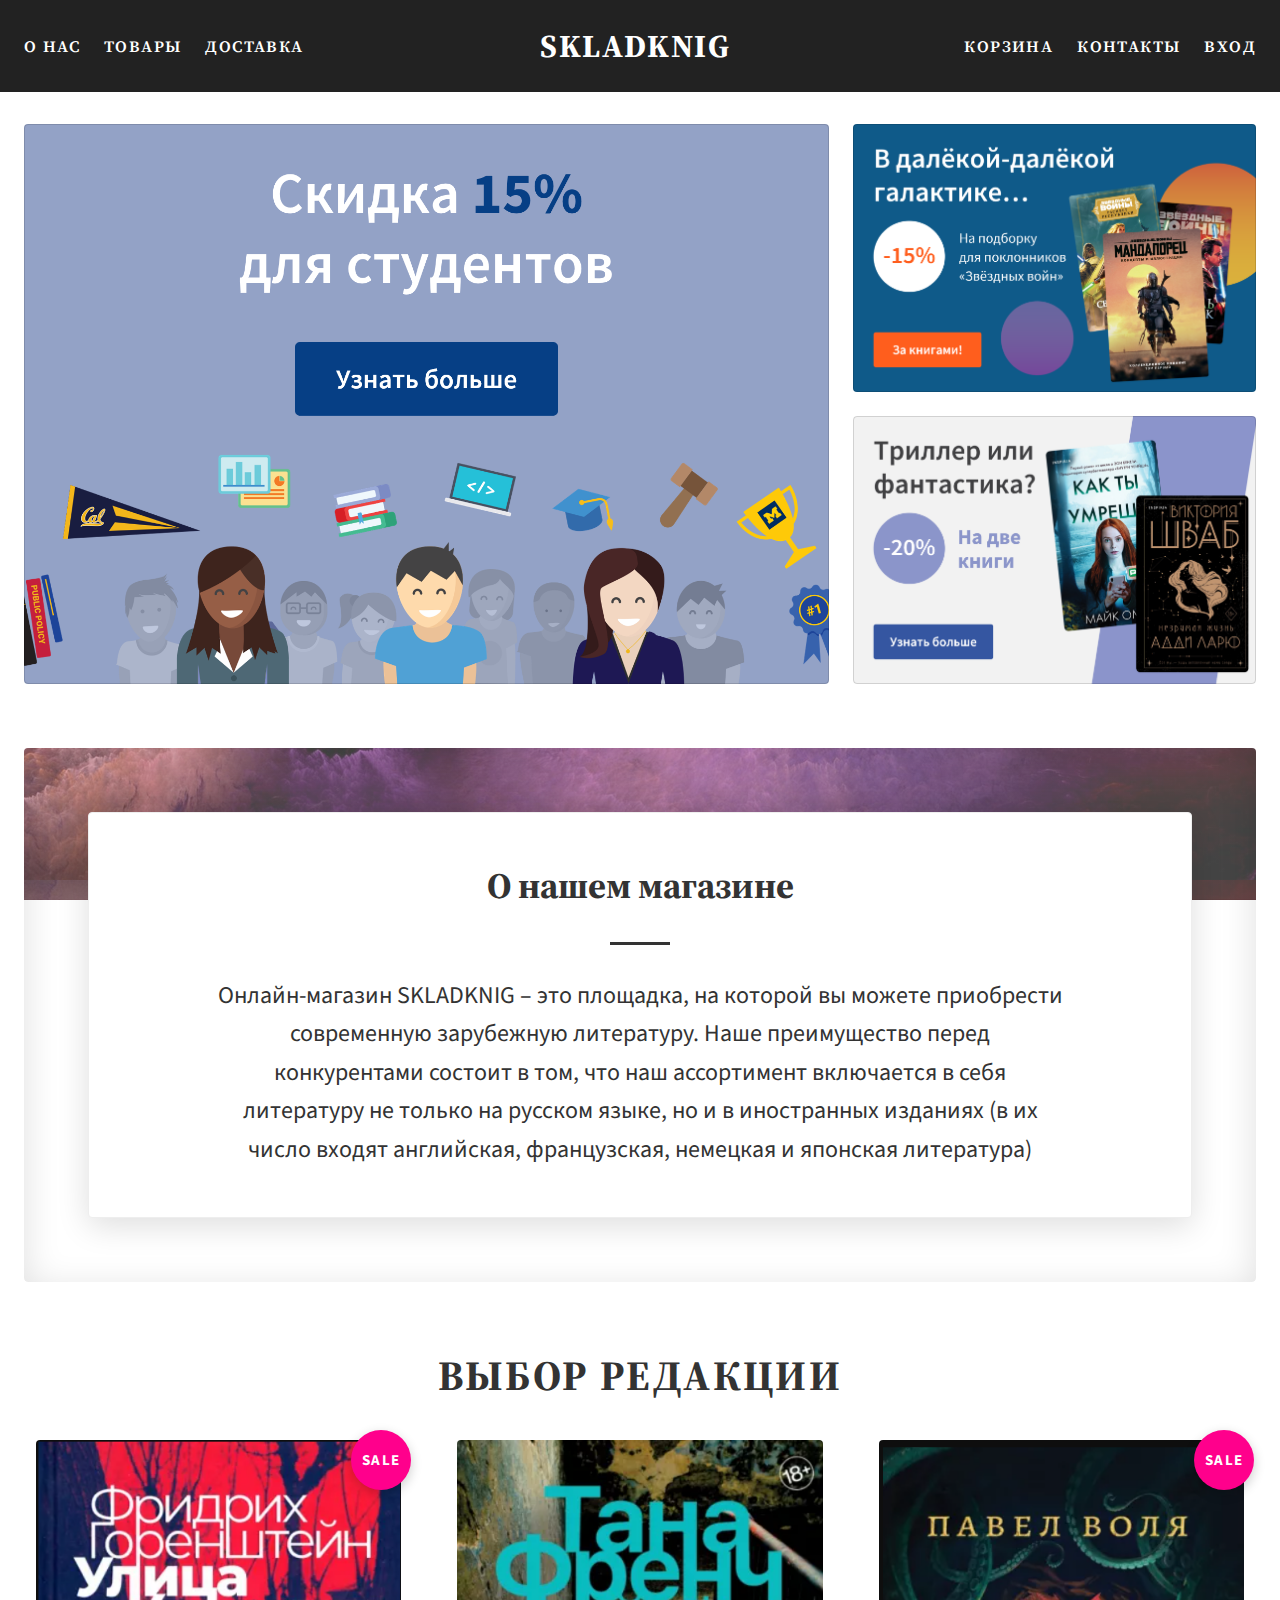
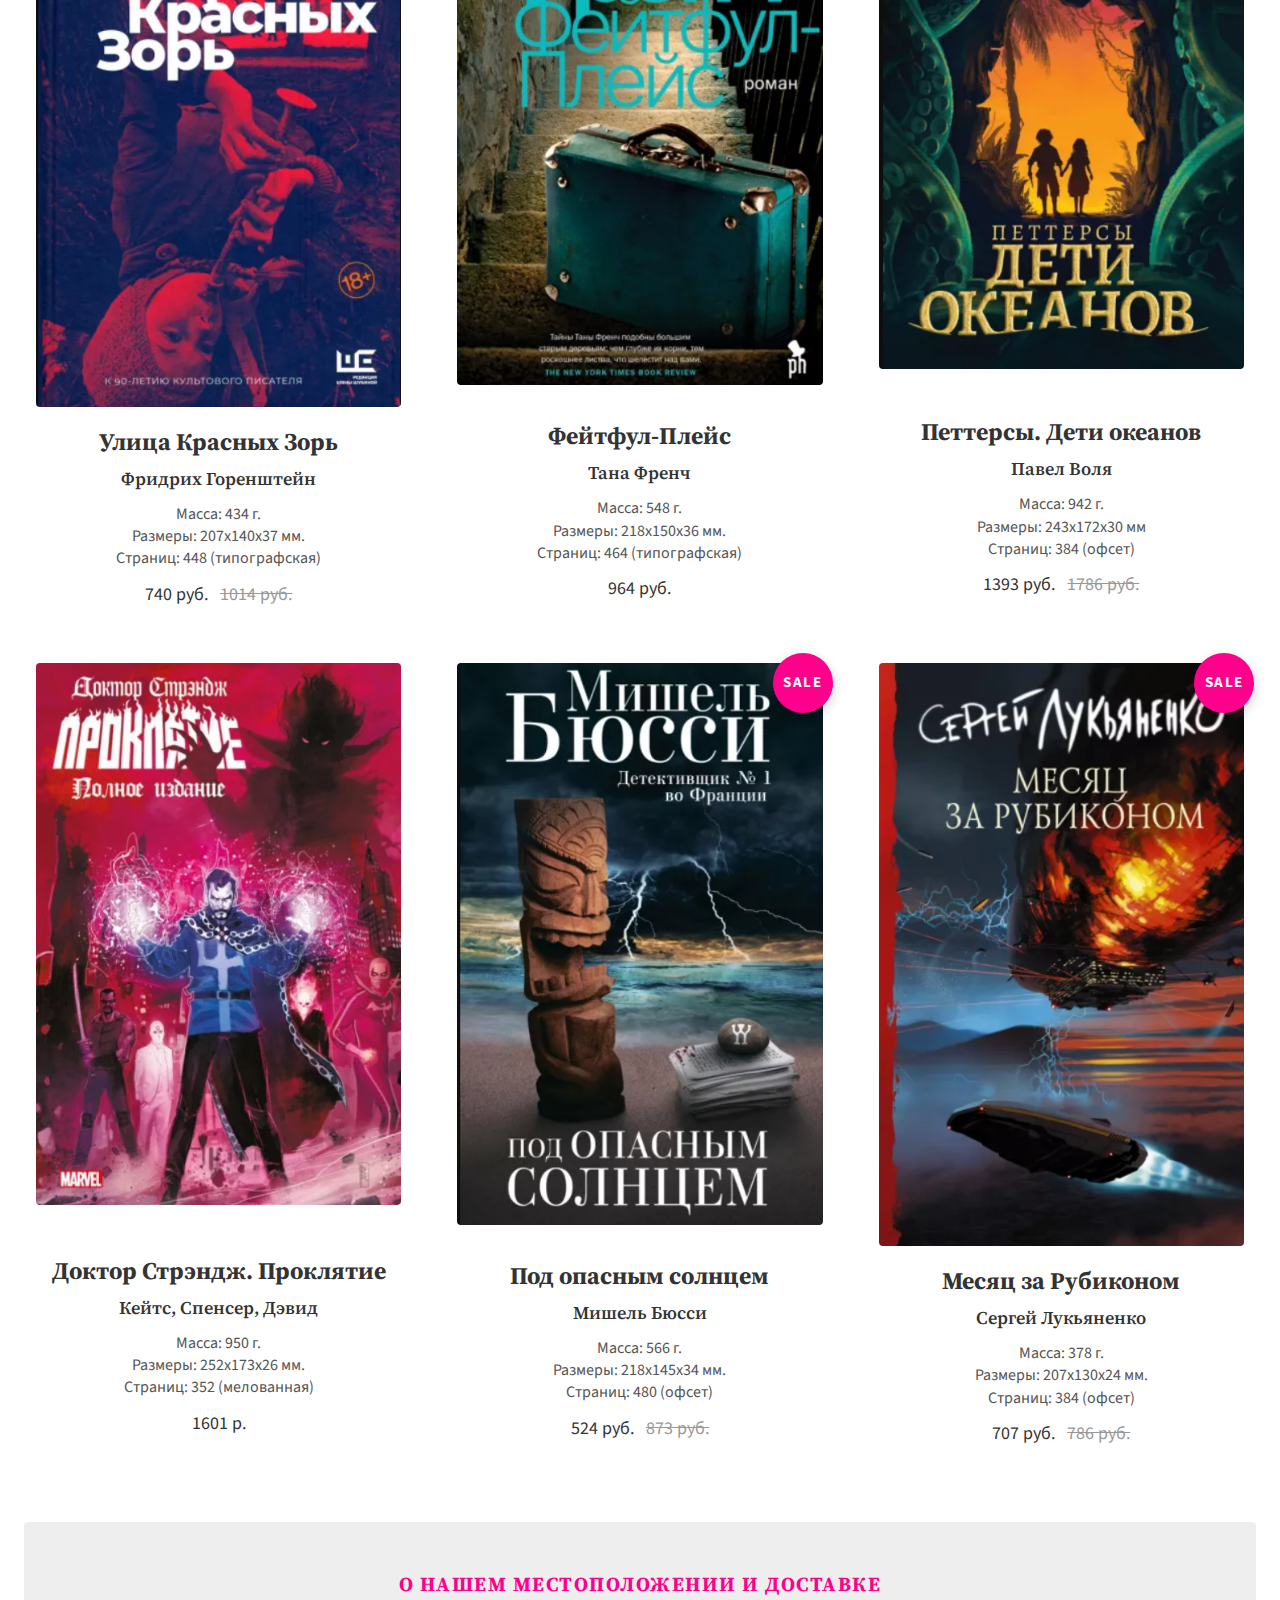
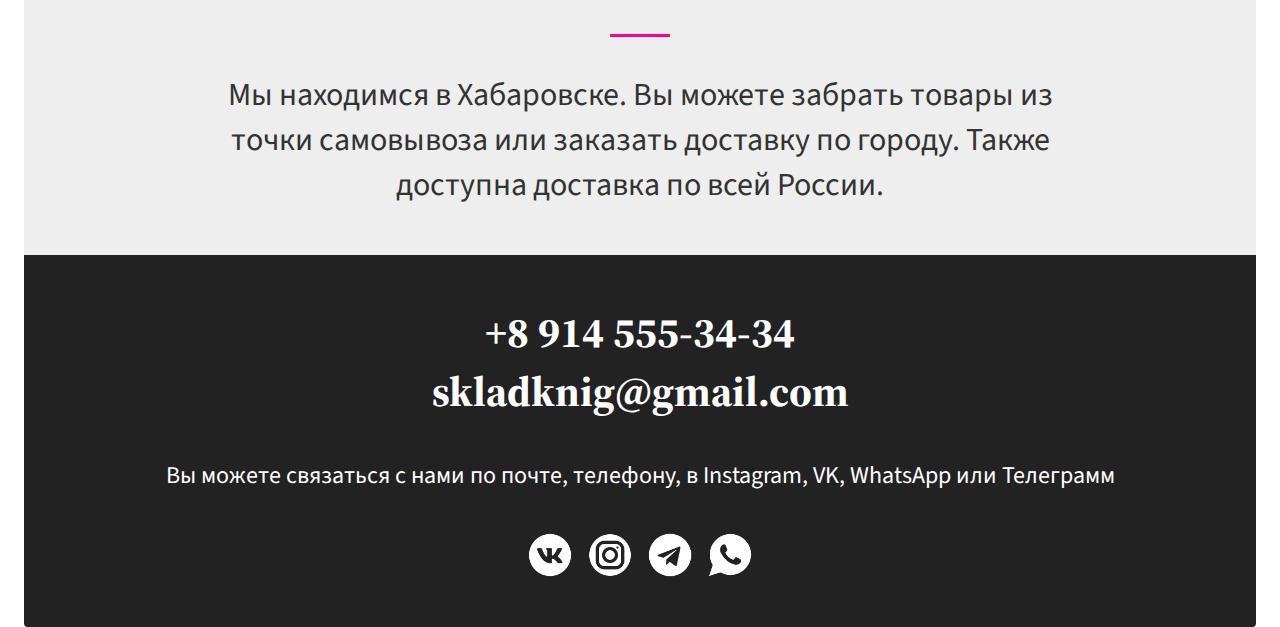
<file: index.html>
<!DOCTYPE html/a
<html lang="ru">
<head>
  <meta http-equiv="Content-Type" content="text/html; charset=utf-8">
  <meta name="viewport" content="width=device-width, initial-scale=1">
  <title>Skladknig - книжный онлайн-магазин</title>
  <link rel="icon" type="image/png" href="img/icons/favicon.png">
  <link rel="stylesheet" type="text/css" rel="stylesheet" href="css/index.css">
</head>
<body>
  <div id="header">
    <div class="header__content width">
	  <div class="header__left">
	    <a class="header__item" href="#about">О нас</a>
		<a class="header__item" href="#catalog">Товары</a>
		<a class="header__item" href="#deliver">Доставка</a>
	  </div>
	  <a class="header__logo" href="">SKLADKNIG</a>
	  <div class="header__right">
	    <a class="header__item" href="">Корзина</a>
		<a class="header__item" href="#contact">Контакты</a>
		<a class="header__item" href="">Вход</a>
	  </div>
	</div>
	<div class="header__content_mobile width">
	  <div class="header__mobile">
	    <a href="#about"><img class="header__mobile_item" src="img/info.png"></img></a>
		<a href="#catalog"><img class="header__mobile_item" src="img/books.png"></img></a>
		<a href="#deliver"><img class="header__mobile_item" src="img/delivery.png"></img></a>
	    <a href=""><img class="header__mobile_item" src="img/cart.png"></img></a>
		<a href="#contact"><img class="header__mobile_item" src="img/phone.png"></img></a>
		<a href=""><img class="header__mobile_item" src="img/sign-in.png"></img></a>
	  </div>
	</div>
  </div>
  <div id="content">
    <div class="cards width">
	  <img class="card c1" src="img/cards/1.png"></img>
	  <img class="card c2" src="img/cards/2.png"></img>
	  <img class="card c3" src="img/cards/3.png"></img>
	</div>
	<div class="about width" id="about">
	  <div class="about__container">
	    <div class="about__content">
	      <p class="about__header">О нашем магазине</p>
	      <div class="about__separator"></div>
	      <p class="about__text">Онлайн-магазин SKLADKNIG – это площадка, на которой вы можете приобрести современную зарубежную литературу. Наше преимущество перед конкурентами состоит в том, что наш ассортимент включается в себя литературу не только на русском языке, но и в иностранных изданиях (в их число входят английская, французская, немецкая и японская литература)</p>
		</div>
	  </div>
	</div>
	<div class="catalog width" id="catalog">
	  <p class="catalog__header">Выбор редакции</p>
	  <div class="catalog__grid">
	    <!-- ------------------------ITEM DIVIDER------------------------ -->
	    <div class="catalog__item">
		  <div class="catalog__item_cover">
		    <a href="links/item1.html"><img class="catalog__item_img" src="img/books/1.png"></img></a>
			<div class="catalog__item_sale">
			  <p>Sale</p>
			</div>
		  </div>
		  <div class="catalog__item_info">
		    <p class="catalog__item_name">Улица Красных Зорь</p>
			<p class="catalog__item_author">Фридрих Горенштейн</p>
			<div class="catalog__item_moreinfo">
			  <p class="catalog__item_moretext">Масса: 434 г.</p>
		      <p class="catalog__item_moretext">Размеры: 207х140х37 мм.</p>
			  <p class="catalog__item_moretext">Страниц: 448 (типографская)</p>
			</div>
			<div class="catalog__item_price">
			  <p class="catalog__item_pricenow">740 руб.</p>
		      <p class="catalog__item_priceold">1014 руб.</p>
			</div>
	      </div>
		</div>
		<!-- ------------------------ITEM DIVIDER------------------------ -->
		<div class="catalog__item">
		  <div class="catalog__item_cover">
		    <a href="links/item2.html"><img class="catalog__item_img" src="img/books/2.png"></img></a>
		  </div>
		  <div class="catalog__item_info">
		    <p class="catalog__item_name">Фейтфул-Плейс</p>
			<p class="catalog__item_author">Тана Френч</p>
			<div class="catalog__item_moreinfo">
			  <p class="catalog__item_moretext">Масса: 548 г.</p>
		      <p class="catalog__item_moretext">Размеры: 218х150х36 мм.</p>
			  <p class="catalog__item_moretext">Страниц: 464 (типографская)</p>
			</div>
			<div class="catalog__item_price">
			  <p class="catalog__item_pricenow">964 руб.</p>
			</div>
	      </div>
		</div>
		<!-- ------------------------ITEM DIVIDER------------------------ -->
		<div class="catalog__item">
		  <div class="catalog__item_cover">
		    <a href="links/item3.html"><img class="catalog__item_img" src="img/books/3.png"></img></a>
			<div class="catalog__item_sale">
			  <p>Sale</p>
			</div>
		  </div>
		  <div class="catalog__item_info">
		    <p class="catalog__item_name">Петтерсы. Дети океанов</p>
			<p class="catalog__item_author">Павел Воля</p>
			<div class="catalog__item_moreinfo">
			  <p class="catalog__item_moretext">Масса: 942 г.</p>
		      <p class="catalog__item_moretext">Размеры: 243х172х30 мм</p>
			  <p class="catalog__item_moretext">Страниц: 384 (офсет)</p>
			</div>
			<div class="catalog__item_price">
			  <p class="catalog__item_pricenow">1393 руб.</p>
		      <p class="catalog__item_priceold">1786 руб.</p>
			</div>
	      </div>
		</div>
		<!-- ------------------------ITEM DIVIDER------------------------ -->
		<div class="catalog__item">
		  <div class="catalog__item_cover">
		    <a href="links/item4.html"><img class="catalog__item_img" src="img/books/4.png"></img></a>
		  </div>
		  <div class="catalog__item_info">
		    <p class="catalog__item_name">Доктор Стрэндж. Проклятие</p>
			<p class="catalog__item_author">Кейтс, Спенсер, Дэвид</p>
			<div class="catalog__item_moreinfo">
			  <p class="catalog__item_moretext">Масса: 950 г.</p>
		      <p class="catalog__item_moretext">Размеры: 252х173х26 мм.</p>
			  <p class="catalog__item_moretext">Страниц: 352 (мелованная)</p>
			</div>
			<div class="catalog__item_price">
			  <p class="catalog__item_pricenow">1601 р.</p>
			</div>
	      </div>
		</div>
		<!-- ------------------------ITEM DIVIDER------------------------ -->
		<div class="catalog__item">
		  <div class="catalog__item_cover">
		    <a href="links/item5.html"><img class="catalog__item_img" src="img/books/5.png"></img></a>
			<div class="catalog__item_sale">
			  <p>Sale</p>
			</div>
		  </div>
		  <div class="catalog__item_info">
		    <p class="catalog__item_name">Под опасным солнцем</p>
			<p class="catalog__item_author">Мишель Бюсси</p>
			<div class="catalog__item_moreinfo">
			  <p class="catalog__item_moretext">Масса: 566 г.</p>
		      <p class="catalog__item_moretext">Размеры: 218х145х34 мм.</p>
			  <p class="catalog__item_moretext">Страниц: 480 (офсет)</p>
			</div>
			<div class="catalog__item_price">
			  <p class="catalog__item_pricenow">524 руб.</p>
		      <p class="catalog__item_priceold">873 руб.</p>
			</div>
	      </div>
		</div>
		<!-- ------------------------ITEM DIVIDER------------------------ -->
		<div class="catalog__item">
		  <div class="catalog__item_cover">
		    <a href="links/item6.html"><img class="catalog__item_img" src="img/books/6.png"></img></a>
			<div class="catalog__item_sale">
			  <p>Sale</p>
			</div>
		  </div>
		  <div class="catalog__item_info">
		    <p class="catalog__item_name">Месяц за Рубиконом</p>
			<p class="catalog__item_author">Сергей Лукьяненко</p>
			<div class="catalog__item_moreinfo">
			  <p class="catalog__item_moretext">Масса: 378 г.</p>
		      <p class="catalog__item_moretext">Размеры: 207х130х24 мм.</p>
			  <p class="catalog__item_moretext">Страниц: 384 (офсет)</p>
			</div>
			<div class="catalog__item_price">
			  <p class="catalog__item_pricenow">707 руб.</p>
		      <p class="catalog__item_priceold">786 руб.</p>
			</div>
	      </div>
		</div>
		<!-- ------------------------ITEM DIVIDER------------------------ -->
	  </div>
	<div class="deliver width" id="deliver">
	  <p class="deliver__header">О нашем местоположении и доставке</p>
	  <div class="deliver__separator"></div>
	  <p class="deliver__text">Мы находимся в Хабаровске. Вы можете забрать товары из точки самовывоза или заказать доставку по городу. Также доступна доставка по всей России.</p>
	</div>
    <div class="contact width" id="contact">
	  <p class="contact__text">+8 914 555-34-34 <br> skladknig@gmail.com</p>
	  <p class="contact__info">Вы можете связаться с нами по почте, телефону, в Instagram, VK, WhatsApp или Телеграмм</p>
	  <div class="contact__social">
	    <img class="contact__social_icon" src="img/social/vk.png" alt="vk"></img>
		<img class="contact__social_icon" src="img/social/ig.png" alt="ig"></img>
		<img class="contact__social_icon_nofilter" src="img/social/tg.png" alt="tg"></img>
		<img class="contact__social_icon" src="img/social/wa.png" alt="wa"></img>
	  </div>
	</div>
  </div>
</body>
</html>
</file>
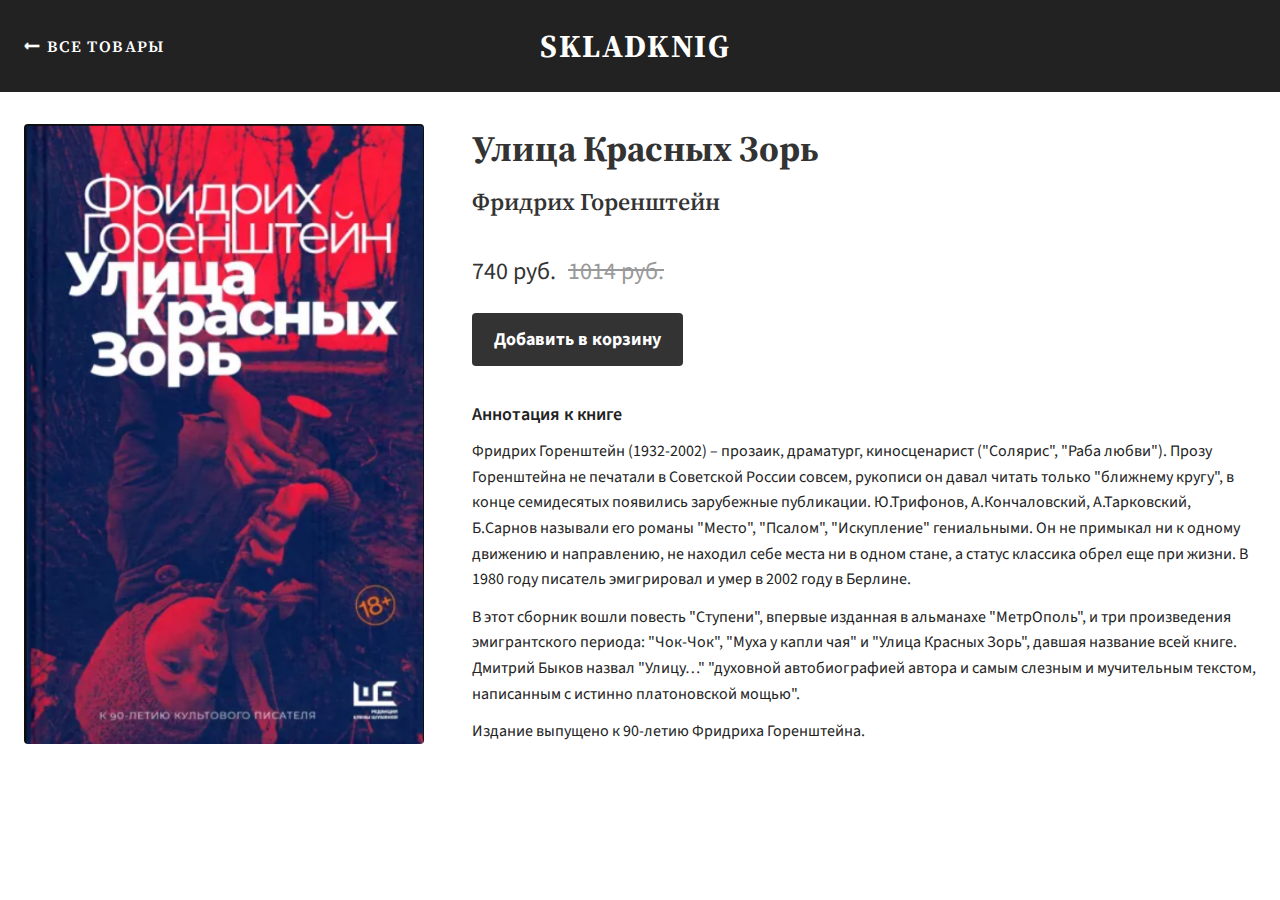
<file: links/item1.html>
<!DOCTYPE html/a
<html lang="ru">
<head>
  <meta http-equiv="Content-Type" content="text/html; charset=utf-8">
  <meta name="viewport" content="width=device-width, initial-scale=1">
  <title>Skladknig - книжный онлайн-магазин</title>
  <link rel="icon" type="image/png" href="../img/icons/favicon.png">
  <link rel="stylesheet" type="text/css" rel="stylesheet" href="../css/index.css">
</head>
<body>
  <div id="header">
    <div class="header__content width">
	  <div class="header__left">
	    <a class="header__item" href="../index.html#catalog">🠔 Все товары</a>
	  </div>
	  <a class="header__logo" href="">SKLADKNIG</a>
	  <div class="header__right">
	  </div>
	</div>
  	<div class="header__content_mobile width">
	  <div class="header__mobile">
	    <a href="../index.html#catalog"><img class="header__mobile_item" src="../img/arrow-left.png"></img></a>
	  </div>
	</div>
  </div>
  <div id="content">
    <div class="bookitem width">
	  <img class="bookitem__img" src="../img/books/1.png" alt="book"></img>
	  <div class="bookitem__info">
	    <p class="bookitem__name">Улица Красных Зорь</p>
		<p class="bookitem__author">Фридрих Горенштейн</p>
		<div class="bookitem__price">
		  <p class="bookitem__pricenow">740 руб.</p>
		  <p class="bookitem__priceold">1014 руб.</p>
		</div>
		<div class="bookitem__add" onclick="showBuy()">Добавить в корзину</div>
		<div class="bookitem__moreinfo">
		  <p class="bookitem__moretext_hd">Аннотация к книге</p>
		  <p class="bookitem__moretext">Фридрих Горенштейн (1932-2002) – прозаик, драматург, киносценарист ("Солярис", "Раба любви"). Прозу Горенштейна не печатали в Советской России совсем, рукописи он давал читать только "ближнему кругу", в конце семидесятых появились зарубежные публикации. Ю.Трифонов, А.Кончаловский, А.Тарковский, Б.Сарнов называли его романы "Место", "Псалом", "Искупление" гениальными. Он не примыкал ни к одному движению и направлению, не находил себе места ни в одном стане, а статус классика обрел еще при жизни. В 1980 году писатель эмигрировал и умер в 2002 году в Берлине.</p>
		  <p class="bookitem__moretext">В этот сборник вошли повесть "Ступени", впервые изданная в альманахе "МетрОполь", и три произведения эмигрантского периода: "Чок-Чок", "Муха у капли чая" и "Улица Красных Зорь", давшая название всей книге. Дмитрий Быков назвал "Улицу…" "духовной автобиографией автора и самым слезным и мучительным текстом, написанным с истинно платоновской мощью".</p>
		  <p class="bookitem__moretext">Издание выпущено к 90-летию Фридриха Горенштейна.</p>
		</div>
	  </div>
	</div>
  </div>
  <div id="buy">
    <div class="buy__content">
	  <div class="buy__head">
	    <p class="buy__header">Ваш заказ:</p>
		<div onclick="hideBuy()"><img class="buy__close" src="../img/close.png" alt="close"></img></div>
	  </div>
	  <div class="buy__book">
	    <img class="buy__book_img" src="../img/books/1.png" alt="book"></img>
		<div class="buy__book_info">
		  <p class="buy__book_name">Улица Красных Зорь</p>
		  <p class="buy__book_author">Фридрих Горенштейн</p>
		</div>
		<p class="buy__book_price">740 р.</p>
	  </div>
	  <div class="buy__data">
	    <div class="buy__data_block">
		  <p class="buy__data_name">Ваше имя</p>
		  <input type="text" id="inputsmth" name="name" placeholder="Андрей Андреевич">
		</div>
		<div class="buy__data_block">
		  <p class="buy__data_name">Ваша электронная почта</p>
		  <input type="text" id="inputsmth" name="name" placeholder="email@example.com">
		</div>
		<div class="buy__data_block">
		  <p class="buy__data_name">Ваш телефон</p>
		  <input type="text" id="inputsmth" name="name" placeholder="+7 123 456 78 90">
		</div>
	  </div>
	  <div id="buybutton" onclick="getBook()">Оформить заказ</div>
	</div>
  </div>
</body>
<script>
  function showBuy() {
	var x = document.getElementById("buy");
    x.style.display = "flex";
  };
  function hideBuy() {
	var x = document.getElementById("buy");
    x.style.display = "none";
  };
  function getBook() {
	var b = document.getElementById("buybutton");
	b.textContent = "Заказ оформлен";
  };
</script>
</html>
</file>
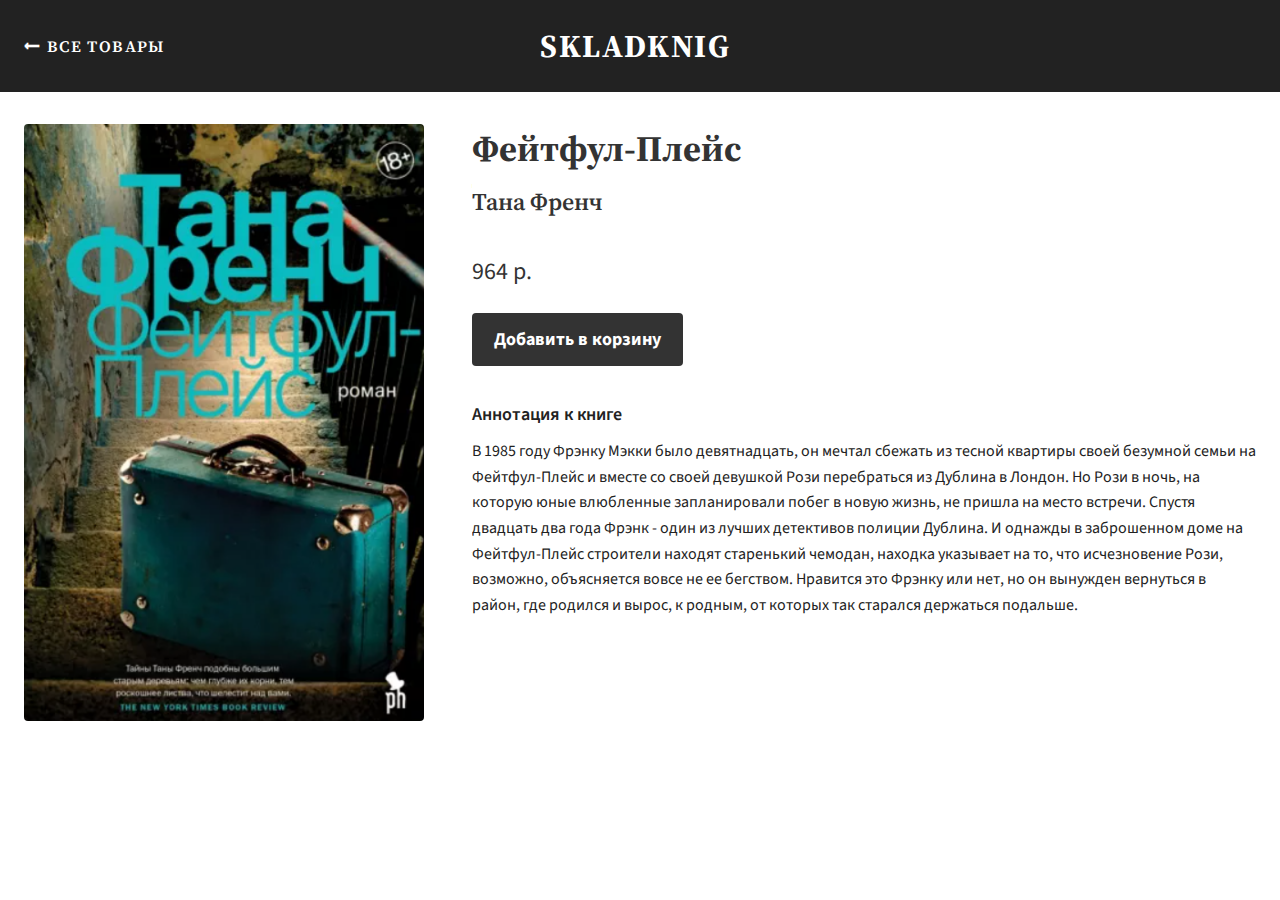
<file: links/item2.html>
<!DOCTYPE html/a
<html lang="ru">
<head>
  <meta http-equiv="Content-Type" content="text/html; charset=utf-8">
  <meta name="viewport" content="width=device-width, initial-scale=1">
  <title>Skladknig - книжный онлайн-магазин</title>
  <link rel="icon" type="image/png" href="../img/icons/favicon.png">
  <link rel="stylesheet" type="text/css" rel="stylesheet" href="../css/index.css">
</head>
<body>
  <div id="header">
    <div class="header__content width">
	  <div class="header__left">
	    <a class="header__item" href="../index.html#catalog">🠔 Все товары</a>
	  </div>
	  <a class="header__logo" href="">SKLADKNIG</a>
	  <div class="header__right">
	  </div>
	</div>
	<div class="header__content_mobile width">
	  <div class="header__mobile">
	    <a href="../index.html#catalog"><img class="header__mobile_item" src="../img/arrow-left.png"></img></a>
	  </div>
	</div>
  </div>
  <div id="content">
    <div class="bookitem width">
	  <img class="bookitem__img" src="../img/books/2.png" alt="book"></img>
	  <div class="bookitem__info">
	    <p class="bookitem__name">Фейтфул-Плейс</p>
		<p class="bookitem__author">Тана Френч</p>
		<div class="bookitem__price">
		  <p class="bookitem__pricenow">964 р.</p>
		</div>
		<div class="bookitem__add" onclick="showBuy()">Добавить в корзину</div>
		<div class="bookitem__moreinfo">
		  <p class="bookitem__moretext_hd">Аннотация к книге</p>
		  <p class="bookitem__moretext">В 1985 году Фрэнку Мэкки было девятнадцать, он мечтал сбежать из тесной квартиры своей безумной семьи на Фейтфул-Плейс и вместе со своей девушкой Рози перебраться из Дублина в Лондон. Но Рози в ночь, на которую юные влюбленные запланировали побег в новую жизнь, не пришла на место встречи. Спустя двадцать два года Фрэнк - один из лучших детективов полиции Дублина. И однажды в заброшенном доме на Фейтфул-Плейс строители находят старенький чемодан, находка указывает на то, что исчезновение Рози, возможно, объясняется вовсе не ее бегством. Нравится это Фрэнку или нет, но он вынужден вернуться в район, где родился и вырос, к родным, от которых так старался держаться подальше. </p>
		</div>
	  </div>
	</div>
  </div>
  <div id="buy">
    <div class="buy__content">
	  <div class="buy__head">
	    <p class="buy__header">Ваш заказ:</p>
		<div onclick="hideBuy()"><img class="buy__close" src="../img/close.png" alt="close"></img></div>
	  </div>
	  <div class="buy__book">
	    <img class="buy__book_img" src="../img/books/2.png" alt="book"></img>
		<div class="buy__book_info">
		  <p class="buy__book_name">Фейтфул-Плейс</p>
		  <p class="buy__book_author">Тана Френч</p>
		</div>
		<p class="buy__book_price">964 р.</p>
	  </div>
	  <div class="buy__data">
	    <div class="buy__data_block">
		  <p class="buy__data_name">Ваше имя</p>
		  <input type="text" id="inputsmth" name="name" placeholder="Андрей Андреевич">
		</div>
		<div class="buy__data_block">
		  <p class="buy__data_name">Ваша электронная почта</p>
		  <input type="text" id="inputsmth" name="name" placeholder="email@example.com">
		</div>
		<div class="buy__data_block">
		  <p class="buy__data_name">Ваш телефон</p>
		  <input type="text" id="inputsmth" name="name" placeholder="+7 123 456 78 90">
		</div>
	  </div>
	  <div id="buybutton" onclick="getBook()">Оформить заказ</div>
	</div>
  </div>
</body>
<script>
  function showBuy() {
	var x = document.getElementById("buy");
    x.style.display = "flex";
  };
  function hideBuy() {
	var x = document.getElementById("buy");
    x.style.display = "none";
  };
  function getBook() {
	var b = document.getElementById("buybutton");
	b.textContent = "Заказ оформлен";
  };
</script>
</html>
</file>
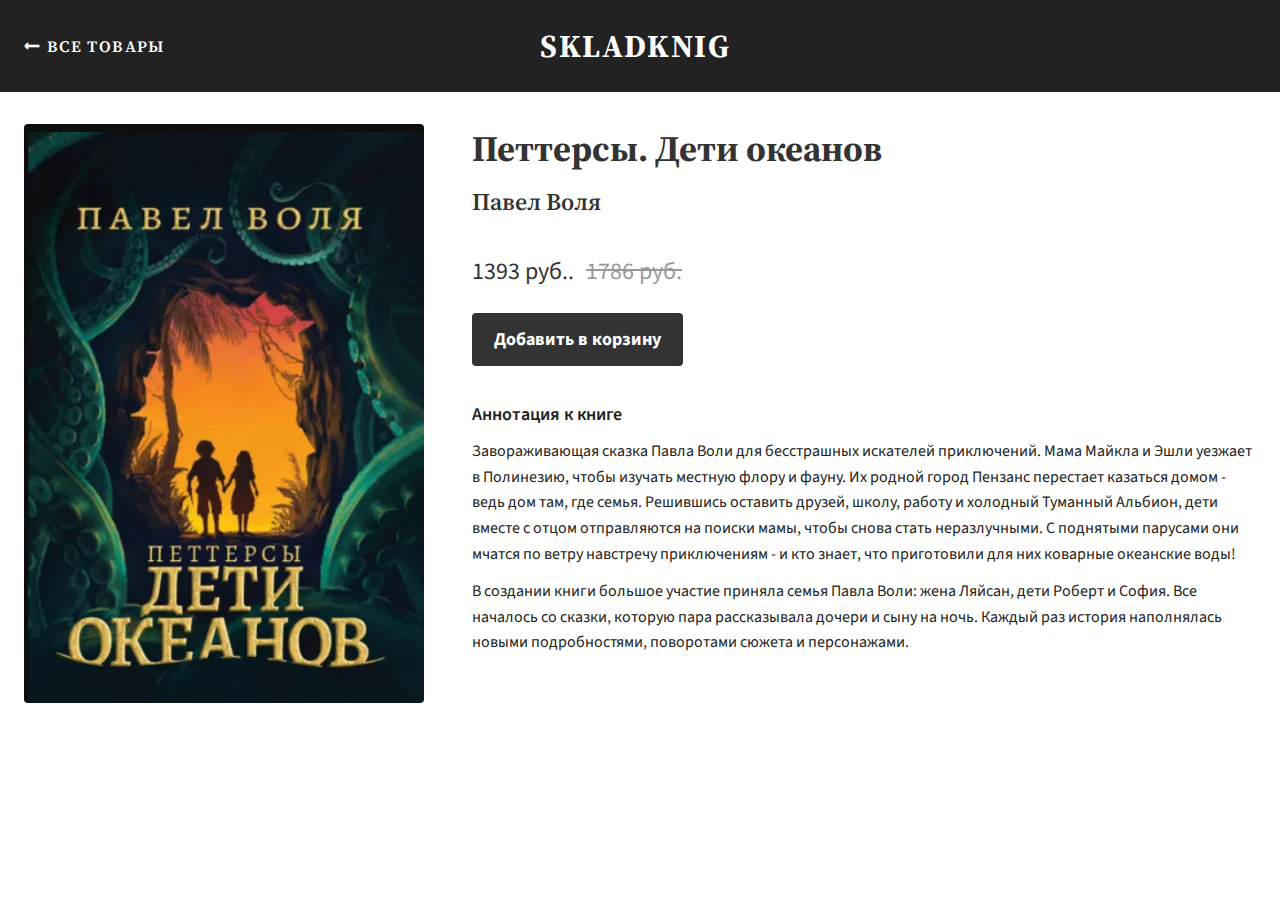
<file: links/item3.html>
<!DOCTYPE html/a
<html lang="ru">
<head>
  <meta http-equiv="Content-Type" content="text/html; charset=utf-8">
  <meta name="viewport" content="width=device-width, initial-scale=1">
  <title>Skladknig - книжный онлайн-магазин</title>
  <link rel="icon" type="image/png" href="../img/icons/favicon.png">
  <link rel="stylesheet" type="text/css" rel="stylesheet" href="../css/index.css">
</head>
<body>
  <div id="header">
    <div class="header__content width">
	  <div class="header__left">
	    <a class="header__item" href="../index.html#catalog">🠔 Все товары</a>
	  </div>
	  <a class="header__logo" href="">SKLADKNIG</a>
	  <div class="header__right">
	  </div>
	</div>
	<div class="header__content_mobile width">
	  <div class="header__mobile">
	    <a href="../index.html#catalog"><img class="header__mobile_item" src="../img/arrow-left.png"></img></a>
	  </div>
	</div>
  </div>
  <div id="content">
    <div class="bookitem width">
	  <img class="bookitem__img" src="../img/books/3.png" alt="book"></img>
	  <div class="bookitem__info">
	    <p class="bookitem__name">Петтерсы. Дети океанов</p>
		<p class="bookitem__author">Павел Воля</p>
		<div class="bookitem__price">
		  <p class="bookitem__pricenow">1393 руб..</p>
		  <p class="bookitem__priceold">1786 руб.</p>
		</div>
		<div class="bookitem__add" onclick="showBuy()">Добавить в корзину</div>
		<div class="bookitem__moreinfo">
		  <p class="bookitem__moretext_hd">Аннотация к книге</p>
		  <p class="bookitem__moretext">Завораживающая сказка Павла Воли для бесстрашных искателей приключений. Мама Майкла и Эшли уезжает в Полинезию, чтобы изучать местную флору и фауну. Их родной город Пензанс перестает казаться домом - ведь дом там, где семья. Решившись оставить друзей, школу, работу и холодный Туманный Альбион, дети вместе с отцом отправляются на поиски мамы, чтобы снова стать неразлучными. С поднятыми парусами они мчатся по ветру навстречу приключениям - и кто знает, что приготовили для них коварные океанские воды!</p>
		  <p class="bookitem__moretext">В создании книги большое участие приняла семья Павла Воли: жена Ляйсан, дети Роберт и София. Все началось со сказки, которую пара рассказывала дочери и сыну на ночь. Каждый раз история наполнялась новыми подробностями, поворотами сюжета и персонажами. </p>
		</div>
	  </div>
	</div>
  </div>
  <div id="buy">
    <div class="buy__content">
	  <div class="buy__head">
	    <p class="buy__header">Ваш заказ:</p>
		<div onclick="hideBuy()"><img class="buy__close" src="../img/close.png" alt="close"></img></div>
	  </div>
	  <div class="buy__book">
	    <img class="buy__book_img" src="../img/books/3.png" alt="book"></img>
		<div class="buy__book_info">
		  <p class="buy__book_name">Петтерсы. Дети океанов</p>
		  <p class="buy__book_author">Павел Воля</p>
		</div>
		<p class="buy__book_price">1393 р.</p>
	  </div>
	  <div class="buy__data">
	    <div class="buy__data_block">
		  <p class="buy__data_name">Ваше имя</p>
		  <input type="text" id="inputsmth" name="name" placeholder="Андрей Андреевич">
		</div>
		<div class="buy__data_block">
		  <p class="buy__data_name">Ваша электронная почта</p>
		  <input type="text" id="inputsmth" name="name" placeholder="email@example.com">
		</div>
		<div class="buy__data_block">
		  <p class="buy__data_name">Ваш телефон</p>
		  <input type="text" id="inputsmth" name="name" placeholder="+7 123 456 78 90">
		</div>
	  </div>
	  <div id="buybutton" onclick="getBook()">Оформить заказ</div>
	</div>
  </div>
</body>
<script>
  function showBuy() {
	var x = document.getElementById("buy");
    x.style.display = "flex";
  };
  function hideBuy() {
	var x = document.getElementById("buy");
    x.style.display = "none";
  };
  function getBook() {
	var b = document.getElementById("buybutton");
	b.textContent = "Заказ оформлен";
  };
</script>
</html>
</file>
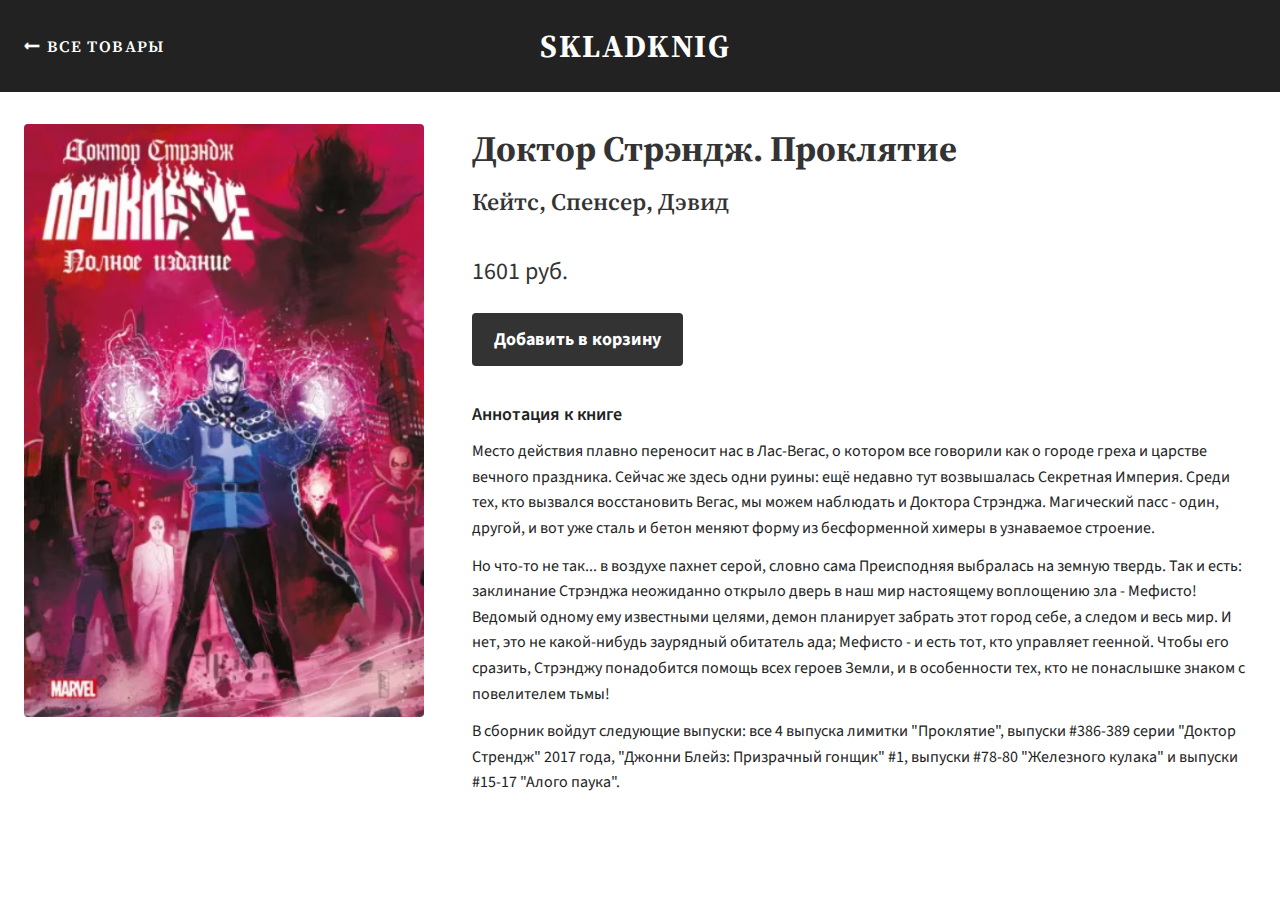
<file: links/item4.html>
<!DOCTYPE html/a
<html lang="ru">
<head>
  <meta http-equiv="Content-Type" content="text/html; charset=utf-8">
  <meta name="viewport" content="width=device-width, initial-scale=1">
  <title>Skladknig - книжный онлайн-магазин</title>
  <link rel="icon" type="image/png" href="../img/icons/favicon.png">
  <link rel="stylesheet" type="text/css" rel="stylesheet" href="../css/index.css">
</head>
<body>
  <div id="header">
    <div class="header__content width">
	  <div class="header__left">
	    <a class="header__item" href="../index.html#catalog">🠔 Все товары</a>
	  </div>
	  <a class="header__logo" href="">SKLADKNIG</a>
	  <div class="header__right">
	  </div>
	</div>
	<div class="header__content_mobile width">
	  <div class="header__mobile">
	    <a href="../index.html#catalog"><img class="header__mobile_item" src="../img/arrow-left.png"></img></a>
	  </div>
	</div>
  </div>
  <div id="content">
    <div class="bookitem width">
	  <img class="bookitem__img" src="../img/books/4.png" alt="book"></img>
	  <div class="bookitem__info">
	    <p class="bookitem__name">Доктор Стрэндж. Проклятие</p>
		<p class="bookitem__author">Кейтс, Спенсер, Дэвид</p>
		<div class="bookitem__price">
		  <p class="bookitem__pricenow">1601 руб.</p>
		</div>
		<div class="bookitem__add" onclick="showBuy()">Добавить в корзину</div>
		<div class="bookitem__moreinfo">
		  <p class="bookitem__moretext_hd">Аннотация к книге</p>
		  <p class="bookitem__moretext">Место действия плавно переносит нас в Лас-Вегас, о котором все говорили как о городе греха и царстве вечного праздника. Сейчас же здесь одни руины: ещё недавно тут возвышалась Секретная Империя. Среди тех, кто вызвался восстановить Вегас, мы можем наблюдать и Доктора Стрэнджа. Магический пасс - один, другой, и вот уже сталь и бетон меняют форму из бесформенной химеры в узнаваемое строение.</p>
		  <p class="bookitem__moretext">Но что-то не так... в воздухе пахнет серой, словно сама Преисподняя выбралась на земную твердь. Так и есть: заклинание Стрэнджа неожиданно открыло дверь в наш мир настоящему воплощению зла - Мефисто! Ведомый одному ему известными целями, демон планирует забрать этот город себе, а следом и весь мир. И нет, это не какой-нибудь заурядный обитатель ада; Мефисто - и есть тот, кто управляет геенной. Чтобы его сразить, Стрэнджу понадобится помощь всех героев Земли, и в особенности тех, кто не понаслышке знаком с повелителем тьмы!</p>
		  <p class="bookitem__moretext">В сборник войдут следующие выпуски: все 4 выпуска лимитки "Проклятие", выпуски #386-389 серии "Доктор Стрендж" 2017 года, "Джонни Блейз: Призрачный гонщик" #1, выпуски #78-80 "Железного кулака" и выпуски #15-17 "Алого паука".</p>
		</div>
	  </div>
	</div>
  </div>
  <div id="buy">
    <div class="buy__content">
	  <div class="buy__head">
	    <p class="buy__header">Ваш заказ:</p>
		<div onclick="hideBuy()"><img class="buy__close" src="../img/close.png" alt="close"></img></div>
	  </div>
	  <div class="buy__book">
	    <img class="buy__book_img" src="../img/books/4.png" alt="book"></img>
		<div class="buy__book_info">
		  <p class="buy__book_name">Доктор Стрэндж. Проклятие</p>
		  <p class="buy__book_author">Кейтс, Спенсер, Дэвид</p>
		</div>
		<p class="buy__book_price">1601 р.</p>
	  </div>
	  <div class="buy__data">
	    <div class="buy__data_block">
		  <p class="buy__data_name">Ваше имя</p>
		  <input type="text" id="inputsmth" name="name" placeholder="Андрей Андреевич">
		</div>
		<div class="buy__data_block">
		  <p class="buy__data_name">Ваша электронная почта</p>
		  <input type="text" id="inputsmth" name="name" placeholder="email@example.com">
		</div>
		<div class="buy__data_block">
		  <p class="buy__data_name">Ваш телефон</p>
		  <input type="text" id="inputsmth" name="name" placeholder="+7 123 456 78 90">
		</div>
	  </div>
	  <div id="buybutton" onclick="getBook()">Оформить заказ</div>
	</div>
  </div>
</body>
<script>
  function showBuy() {
	var x = document.getElementById("buy");
    x.style.display = "flex";
  };
  function hideBuy() {
	var x = document.getElementById("buy");
    x.style.display = "none";
  };
  function getBook() {
	var b = document.getElementById("buybutton");
	b.textContent = "Заказ оформлен";
  };
</script>
</html>
</file>
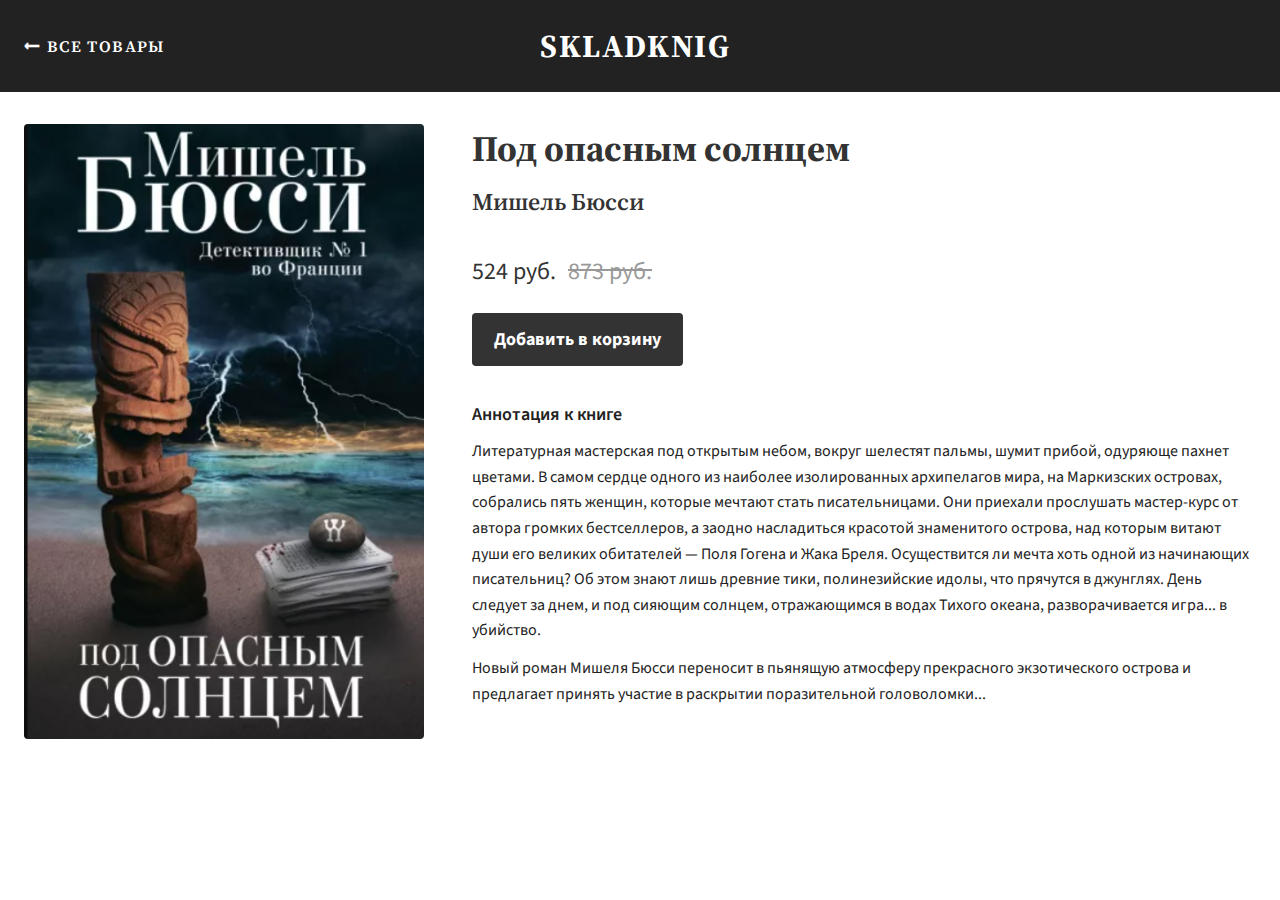
<file: links/item5.html>
<!DOCTYPE html/a
<html lang="ru">
<head>
  <meta http-equiv="Content-Type" content="text/html; charset=utf-8">
  <meta name="viewport" content="width=device-width, initial-scale=1">
  <title>Skladknig - книжный онлайн-магазин</title>
  <link rel="icon" type="image/png" href="../img/icons/favicon.png">
  <link rel="stylesheet" type="text/css" rel="stylesheet" href="../css/index.css">
</head>
<body>
  <div id="header">
    <div class="header__content width">
	  <div class="header__left">
	    <a class="header__item" href="../index.html#catalog">🠔 Все товары</a>
	  </div>
	  <a class="header__logo" href="">SKLADKNIG</a>
	  <div class="header__right">
	  </div>
	</div>
	<div class="header__content_mobile width">
	  <div class="header__mobile">
	    <a href="../index.html#catalog"><img class="header__mobile_item" src="../img/arrow-left.png"></img></a>
	  </div>
	</div>
  </div>
  <div id="content">
    <div class="bookitem width">
	  <img class="bookitem__img" src="../img/books/5.png" alt="book"></img>
	  <div class="bookitem__info">
	    <p class="bookitem__name">Под опасным солнцем</p>
		<p class="bookitem__author">Мишель Бюсси</p>
		<div class="bookitem__price">
		  <p class="bookitem__pricenow">524 руб.</p>
		  <p class="bookitem__priceold">873 руб.</p>
		</div>
		<div class="bookitem__add" onclick="showBuy()">Добавить в корзину</div>
		<div class="bookitem__moreinfo">
		  <p class="bookitem__moretext_hd">Аннотация к книге</p>
		  <p class="bookitem__moretext">Литературная мастерская под открытым небом, вокруг шелестят пальмы, шумит прибой, одуряюще пахнет цветами. В самом сердце одного из наиболее изолированных архипелагов мира, на Маркизских островах, собрались пять женщин, которые мечтают стать писательницами. Они приехали прослушать мастер-курс от автора громких бестселлеров, а заодно насладиться красотой знаменитого острова, над которым витают души его великих обитателей — Поля Гогена и Жака Бреля. Осуществится ли мечта хоть одной из начинающих писательниц? Об этом знают лишь древние тики, полинезийские идолы, что прячутся в джунглях. День следует за днем, и под сияющим солнцем, отражающимся в водах Тихого океана, разворачивается игра... в убийство.</p>
		  <p class="bookitem__moretext">Новый роман Мишеля Бюсси переносит в пьянящую атмосферу прекрасного экзотического острова и предлагает принять участие в раскрытии поразительной головоломки... </p>
		</div>
	  </div>
	</div>
  </div>
  <div id="buy">
    <div class="buy__content">
	  <div class="buy__head">
	    <p class="buy__header">Ваш заказ:</p>
		<div onclick="hideBuy()"><img class="buy__close" src="../img/close.png" alt="close"></img></div>
	  </div>
	  <div class="buy__book">
	    <img class="buy__book_img" src="../img/books/5.png" alt="book"></img>
		<div class="buy__book_info">
		  <p class="buy__book_name">Под опасным солнцем</p>
		  <p class="buy__book_author">Мишель Бюсси</p>
		</div>
		<p class="buy__book_price">524 р.</p>
	  </div>
	  <div class="buy__data">
	    <div class="buy__data_block">
		  <p class="buy__data_name">Ваше имя</p>
		  <input type="text" id="inputsmth" name="name" placeholder="Андрей Андреевич">
		</div>
		<div class="buy__data_block">
		  <p class="buy__data_name">Ваша электронная почта</p>
		  <input type="text" id="inputsmth" name="name" placeholder="email@example.com">
		</div>
		<div class="buy__data_block">
		  <p class="buy__data_name">Ваш телефон</p>
		  <input type="text" id="inputsmth" name="name" placeholder="+7 123 456 78 90">
		</div>
	  </div>
	  <div id="buybutton" onclick="getBook()">Оформить заказ</div>
	</div>
  </div>
</body>
<script>
  function showBuy() {
	var x = document.getElementById("buy");
    x.style.display = "flex";
  };
  function hideBuy() {
	var x = document.getElementById("buy");
    x.style.display = "none";
  };
  function getBook() {
	var b = document.getElementById("buybutton");
	b.textContent = "Заказ оформлен";
  };
</script>
</html>
</file>
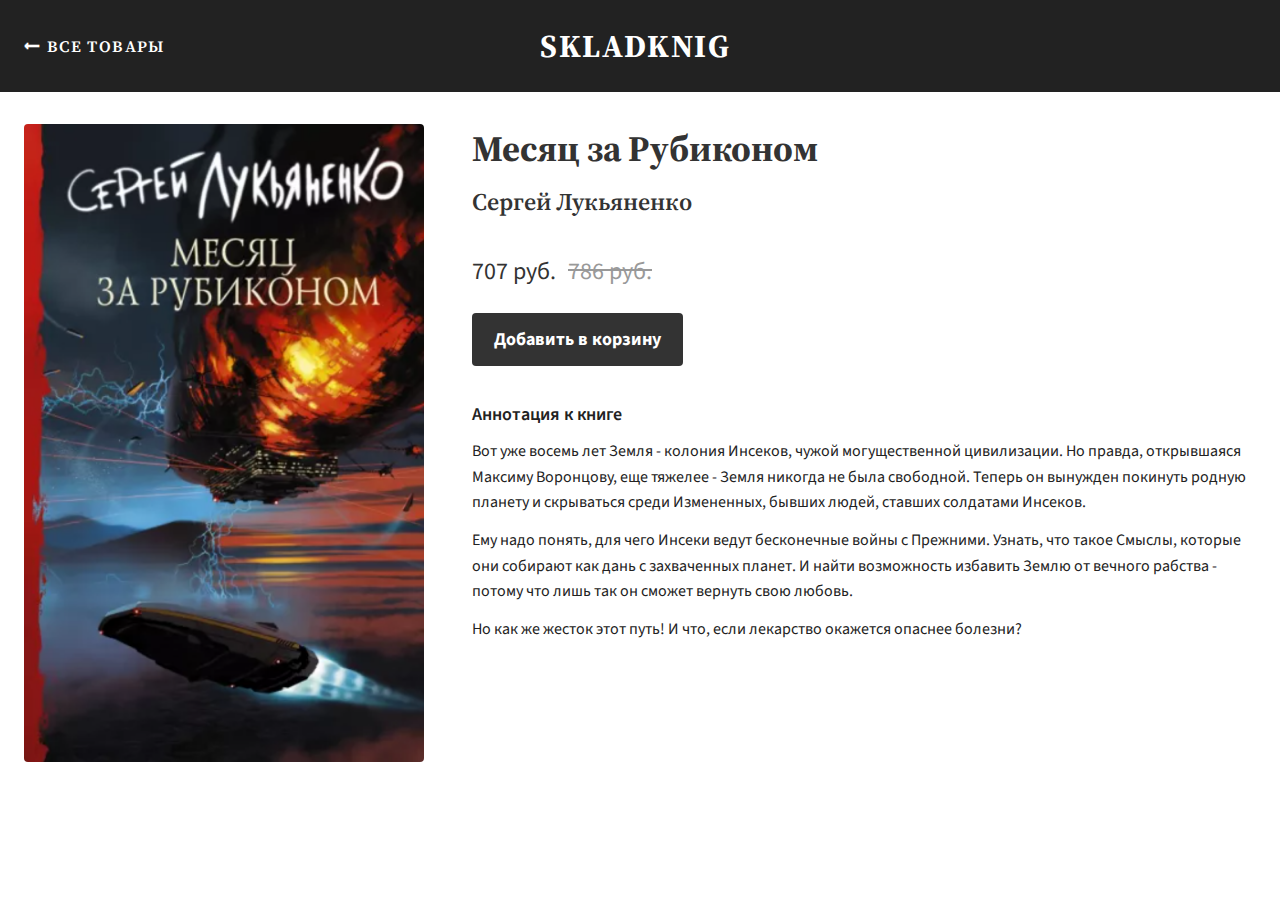
<file: links/item6.html>
<!DOCTYPE html/a
<html lang="ru">
<head>
  <meta http-equiv="Content-Type" content="text/html; charset=utf-8">
  <meta name="viewport" content="width=device-width, initial-scale=1">
  <title>Skladknig - книжный онлайн-магазин</title>
  <link rel="icon" type="image/png" href="../img/icons/favicon.png">
  <link rel="stylesheet" type="text/css" rel="stylesheet" href="../css/index.css">
</head>
<body>
  <div id="header">
    <div class="header__content width">
	  <div class="header__left">
	    <a class="header__item" href="../index.html#catalog">🠔 Все товары</a>
	  </div>
	  <a class="header__logo" href="">SKLADKNIG</a>
	  <div class="header__right">
	  </div>
	</div>
	<div class="header__content_mobile width">
	  <div class="header__mobile">
	    <a href="../index.html#catalog"><img class="header__mobile_item" src="../img/arrow-left.png"></img></a>
	  </div>
	</div>
  </div>
  <div id="content">
    <div class="bookitem width">
	  <img class="bookitem__img" src="../img/books/6.png" alt="book"></img>
	  <div class="bookitem__info">
	    <p class="bookitem__name">Месяц за Рубиконом</p>
		<p class="bookitem__author">Сергей Лукьяненко</p>
		<div class="bookitem__price">
		  <p class="bookitem__pricenow">707 руб.</p>
		  <p class="bookitem__priceold">786 руб.</p>
		</div>
		<div class="bookitem__add" onclick="showBuy()">Добавить в корзину</div>
		<div class="bookitem__moreinfo">
		  <p class="bookitem__moretext_hd">Аннотация к книге</p>
		  <p class="bookitem__moretext">Вот уже восемь лет Земля - колония Инсеков, чужой могущественной цивилизации. Но правда, открывшаяся Максиму Воронцову, еще тяжелее - Земля никогда не была свободной. Теперь он вынужден покинуть родную планету и скрываться среди Измененных, бывших людей, ставших солдатами Инсеков.</p>
		  <p class="bookitem__moretext">Ему надо понять, для чего Инсеки ведут бесконечные войны с Прежними. Узнать, что такое Смыслы, которые они собирают как дань с захваченных планет. И найти возможность избавить Землю от вечного рабства - потому что лишь так он сможет вернуть свою любовь.</p>
		  <p class="bookitem__moretext">Но как же жесток этот путь! И что, если лекарство окажется опаснее болезни?</p>
		</div>
	  </div>
	</div>
  </div>
  <div id="buy">
    <div class="buy__content">
	  <div class="buy__head">
	    <p class="buy__header">Ваш заказ:</p>
		<div onclick="hideBuy()"><img class="buy__close" src="../img/close.png" alt="close"></img></div>
	  </div>
	  <div class="buy__book">
	    <img class="buy__book_img" src="../img/books/6.png" alt="book"></img>
		<div class="buy__book_info">
		  <p class="buy__book_name">Месяц за Рубиконом</p>
		  <p class="buy__book_author">Сергей Лукьяненко</p>
		</div>
		<p class="buy__book_price">707 р.</p>
	  </div>
	  <div class="buy__data">
	    <div class="buy__data_block">
		  <p class="buy__data_name">Ваше имя</p>
		  <input type="text" id="inputsmth" name="name" placeholder="Андрей Андреевич">
		</div>
		<div class="buy__data_block">
		  <p class="buy__data_name">Ваша электронная почта</p>
		  <input type="text" id="inputsmth" name="name" placeholder="email@example.com">
		</div>
		<div class="buy__data_block">
		  <p class="buy__data_name">Ваш телефон</p>
		  <input type="text" id="inputsmth" name="name" placeholder="+7 123 456 78 90">
		</div>
	  </div>
	  <div id="buybutton" onclick="getBook()">Оформить заказ</div>
	</div>
  </div>
</body>
<script>
  function showBuy() {
	var x = document.getElementById("buy");
    x.style.display = "flex";
  };
  function hideBuy() {
	var x = document.getElementById("buy");
    x.style.display = "none";
  };
  function getBook() {
	var b = document.getElementById("buybutton");
	b.textContent = "Заказ оформлен";
  };
</script>
</html>
</file>
<file: css/index.css>
@import url('https://fonts.googleapis.com/css2?family=Source+Sans+Pro:wght@300;400;600&family=Source+Serif+Pro:wght@300;400;600;700&display=swap');

* {
	margin: 0;
	padding: 0;
	box-sizing: border-box;
}

body {
	position: relative;
	width: 100%;
	height: 100%;
}

a {
	text-decoration: none;
}

#header {
	width: 100%;
	height: auto;
	padding-top: 24px;
	background-color: #222;
	position: fixed;
	z-index: 999;
}

#content {
	width: 100%;
	height: 100%;
	padding-top: 124px;
}

.width {
	margin: auto;
	max-width: 1280px;
	min-width: 900px;
	padding: 0 24px;
}

.header__content {
	display: grid;
	grid-template-columns: 1fr 200px 1fr;
	align-items: center;
	gap: 48px;
	padding-bottom: 24px;
	/*border-bottom: 1px solid #eee;
	box-shadow: 0 12px 20px -24px #000;*/
}

.header__left {
	width: 100%;
	display: flex;
	flex-direction: row;
	justify-content: flex-start;
	gap: 24px;
}

.header__right {
	width: 100%;
	display: flex;
	flex-direction: row;
	justify-content: flex-end;
	gap: 24px;
}

.header__item {
	font-family: 'Source Serif Pro', serif;
	font-size: 16px;
	font-weight: 600;
	text-transform: uppercase;
	letter-spacing: 1.4;
	color: #fff;
}

.header__logo {
	font-family: 'Source Serif Pro', serif;
	font-size: 32px;
	font-weight: 700;
	text-transform: uppercase;
	letter-spacing: 1.6;
	color: #fff;
}

.cards {
	display: grid;
	grid-template-columns: 3.5fr 1.75fr;
	grid-template-rows: repeat(2, 2.5fr);
	grid-gap: 24px;
}

.card {
	width: 100%;
	height: 100%;
	object-fit: cover;
	border-radius: 4px;
	transition: 0.2s ease-in-out;
	outline: 1px solid #0002;
	outline-offset: -1px;
}

.c1 {
	grid-area: 1 / 1 / 3 / 2;
}

.c2 {
	grid-area: 1 / 2 / 2 / 3;
}

.c3 {
	grid-area: 2 / 2 / 3 / 3;
}

.about {
	margin: 64px auto;
	display: flex;
	align-items: center;
	justify-content: center;
}

.about__container {
	padding: 64px;
	background-image: linear-gradient(#444, #444), url(../img/bgpattern.png);
	background-position: center;
	background-attachment: fixed;
	background-repeat: repeat;
	background-size: auto;
	background-blend-mode: screen;
	border-radius: 4px;
	width: 100%;
	display: flex;
	align-items: center;
	justify-content: center;
	box-shadow: inset 0 8px 36px #0002;
}

.about__content {
	padding: 48px 0;
	display: flex;
	flex-direction: column;
	align-items: center;
	justify-content: center;
	gap: 32px;
	background-color: #fff;
	border-radius: 4px;
	box-shadow: 0 8px 32px #0002;
	border: 1px solid #eee;
}

.about__header {
	font-family: 'Source Serif Pro', serif;
	font-size: 36px;
	font-weight: 700;
	color: #333;
	text-align: center;
}

.about__separator {
	width: 60px;
	height: 3px;
	background-color: #333;
	margin: auto;
}

.about__text {
	font-family: 'Source Sans Pro', sans-serif;
	font-size: 24px;
	font-weight: 400;
	color: #333;
	text-align: center;
	line-height: 1.6;
	padding: 0 128px;
}

.catalog__header {
	font-family: 'Source Serif Pro', serif;
	font-size: 42px;
	font-weight: 700;
	text-transform: uppercase;
	letter-spacing: 2.4;
	color: #333;
	text-align: center;
	margin-bottom: 24px;
}

.catalog__grid {
	display: grid;
	grid-template-columns: 1fr 1fr 1fr;
	grid-template-rows: auto;
	grid-gap: 32px;
}

.catalog__item {
	padding: 12px;
	display: grid;
	grid-auto-rows: auto;
}

.catalog__item_cover {
	width: 100%;
	object-fit: cover;
	position: relative;
}

.catalog__item_img {
	display: block;
	width: 100%;
	height: auto;
	border-radius: 4px;
}

.catalog__item_sale {
	font-family: 'Source Sans Pro', sans-serif;
	font-size: 15px;
	font-weight: 700;
	color: #fff;
	text-align: center;
	text-transform: uppercase;
	letter-spacing: 1.5;
	width: 60px;
	height: 60px;
	border-radius: 50%;
	background-color: ff008c;
	position: absolute;
	right: -10px;
	top: -10px;
	display: flex;
	align-items: center;
	justify-content: center;
	box-shadow: 0 4px 12px #0003;
}

.catalog__item_info {
	margin-top: 18px;
	display: flex;
	flex-direction: column;
	align-items: center;
	justify-content: center;
}

.catalog__item_name {
	font-family: 'Source Serif Pro', serif;
	font-size: 24px;
	font-weight: 700;
	color: #333;
	text-align: center;
	margin-bottom: 8px;
}

.catalog__item_author {
	font-family: 'Source Serif Pro', serif;
	font-size: 18px;
	font-weight: 600;
	color: #333;
	text-align: center;
}

.catalog__item_moreinfo {
	margin: 12px;
	display: flex;
	flex-direction: column;
	align-items: center;
	justify-content: center;
}

.catalog__item_moretext {
	font-family: 'Source Sans Pro', sans-serif;
	font-size: 16px;
	font-weight: 400;
	color: #555;
	text-align: center;
	line-height: 1.4;	
}

.catalog__item_price {
	display: inline-flex;
	flex-direction: row;
	align-items: center;
	justify-content: center;
	gap: 12px;
}

.catalog__item_pricenow {
	font-family: 'Source Sans Pro', sans-serif;
	font-size: 18px;
	font-weight: 400;
	color: #333;
}

.catalog__item_priceold {
	font-family: 'Source Sans Pro', sans-serif;
	font-size: 18px;
	font-weight: 400;
	color: #999;
	text-decoration: line-through;
}

.deliver {
	background-color: #eee;
	border-radius: 4px 4px 0 0;
	padding: 48px;
	margin-top: 64px;
	display: flex;
	flex-direction: column;
	align-items: center;
	justify-content: center;
	gap: 36px;
}

.deliver__header {
	margin: auto;
	width: 100%;
	font-family: 'Source Serif Pro', serif;
	font-size: 20px;
	font-weight: 700;
	color: #ff008c;
	text-align: center;
	text-transform: uppercase;
	letter-spacing: 1.5;
}

.deliver__separator {
	margin: auto;
	width: 60px;
	height: 3px;
	background-color: #ff008c;
}

.deliver__text {
	font-family: 'Source Sans Pro', sans-serif;
	font-size: 32px;
	font-weight: 400;
	color: #333;
	text-align: center;
	line-height: 1.4;
	padding: 0 128px;
}

.contact {
	background-color: #222;
	border-radius: 0 0 4px 4px;
	padding: 48px 32px;
	margin-bottom: 64px;
	display: flex;
	flex-direction: column;
	align-items: center;
	justify-content: center;
	gap: 36px;
}

.contact__text {
	font-family: 'Source Serif Pro', serif;
	font-size: 42px;
	font-weight: 700;
	color: #fff;
	text-align: center;
	line-height: 1.4;
	padding: 0 96px;
}

.contact__info {
	font-family: 'Source Sans Pro', sans-serif;
	font-size: 24px;
	font-weight: 400;
	color: #fff;
	text-align: center;
	line-height: 1.6;
	padding: 0 96px;	
}

.contact__social {
	display: flex;
	flex-direction: row;
	align-items: center;
	gap: 12px;
}

.contact__social_icon {
	display: block;
	width: 48px;
	height: 48px;
	filter: invert(1);
}

.contact__social_icon_nofilter {
	display: block;
	width: 48px;
	height: 48px;
}

.bookitem {
	display: grid;
	grid-template-columns: min-content 1fr;
	align-items: start;
	grid-gap: 48px;
}

.bookitem__img {
	display: block;
	width: 400px;
	height: auto;
	border-radius: 4px;
}

.bookitem__info {
	display: flex;
	flex-direction: column;
	align-items: flex-start;
	justify-content: flex-start;
	gap: 12px;
}

.bookitem__name {
	font-family: 'Source Serif Pro', serif;
	font-size: 36px;
	font-weight: 700;
	color: #333;
	text-align: left;
}

.bookitem__author {
	font-family: 'Source Serif Pro', serif;
	font-size: 24px;
	font-weight: 600;
	color: #333;
	text-align: left;
}

.bookitem__price {
	display: inline-flex;
	flex-direction: row;
	align-items: center;
	justify-content: center;
	gap: 12px;
	margin: 24px 0 12px 0;
}

.bookitem__pricenow {
	font-family: 'Source Sans Pro', sans-serif;
	font-size: 24px;
	font-weight: 400;
	color: #333;
}

.bookitem__priceold {
	font-family: 'Source Sans Pro', sans-serif;
	font-size: 24px;
	font-weight: 400;
	color: #999;
	text-decoration: line-through;
}

.bookitem__add {
	padding: 14px 22px;
	font-family: 'Source Sans Pro', sans-serif;
	font-size: 18px;
	font-weight: 700;
	color: #fff;
	text-align: center;
	background-color: #333;
	border-radius: 4px;
	user-select: none;
}

.bookitem__add:hover {
	cursor: pointer;
	background-color: #444;
}

.bookitem__moreinfo {
	margin-top: 24px;
	display: flex;
	flex-direction: column;
	align-items: flex-start;
	justify-content: flex-start;
	gap: 12px;
}

.bookitem__moretext {
	font-family: 'Source Sans Pro', sans-serif;
	font-size: 16px;
	font-weight: 400;
	color: #222;
	text-align: left;
	line-height: 1.6;	
}

.bookitem__moretext_hd {
	font-family: 'Source Sans Pro', sans-serif;
	font-size: 18px;
	font-weight: 600;
	color: #222;
	text-align: left;
	line-height: 1.4;
}

#buy {
	display: none;
	position: absolute;
	z-index: 1000;
	width: 100%;
	height: 100%;
	background-color: #000000bb;
	top: 0;
	left: 0;
	align-items: center;
	justify-content: center;
}

.buy__content {
	padding: 36px;
	background-color: #fff;
	border-radius: 4px;
	width: 640px;
	height: auto;
	box-shadow: 0 8px 24px #0005;
	display: flex;
	flex-direction: column;
	align-items: flex-start;
	justify-content: flex-start;
	gap: 12px;
}

.buy__header {
	font-family: 'Source Serif Pro', serif;
	font-size: 24px;
	font-weight: 700;
	color: #333;
	text-align: left;
}

.buy__book {
	padding: 16px 0;
	width: 100%;
	border-top: 1px solid #ddd;
	border-bottom: 1px solid #ddd;
	display: grid;
	grid-template-columns: 72px 1fr 72px;
	grid-gap: 24px;
}

.buy__book_img {
	display: block;
	width: 72px;
	height: 72px;
	border-radius: 4px;
	object-fit: cover;
}

.buy__book_info {
	width: 100%;
	display: flex;
	flex-direction: column;
	justify-content: center;
	gap: 4px;
}

.buy__book_name {
	font-family: 'Source Serif Pro', serif;
	font-size: 24px;
	font-weight: 700;
	color: #333;
	text-align: left;	
}

.buy__book_author {
	font-family: 'Source Serif Pro', serif;
	font-size: 16px;
	font-weight: 600;
	color: #333;
	text-align: left;	
}	

.buy__book_price {
	font-family: 'Source Sans Pro', sans-serif;
	font-size: 20px;
	font-weight: 400;
	color: #333;
	height: 100%;
	display: flex;
	align-items: center;
}

.buy__data {
	margin-top: 24px;
	width: 100%;
	display: flex;
	flex-direction: column;
	align-items: flex-start;
	justify-content: flex-start;
	gap: 24px;	
}

.buy__data_block {
	width: 100%;
	display: flex;
	flex-direction: column;
	align-items: flex-start;
	justify-content: flex-start;
	gap: 8px;	
}

.buy__data_name {
	width: 100%;
	font-family: 'Source Sans Pro', sans-serif;
	font-size: 16px;
	font-weight: 600;
	color: #333;
	text-align: left;
}

#inputsmth {
	width: 100%;
	border: 1px solid #ddd;
	border-radius: 4px;
	padding: 12px 18px;
	font-family: 'Source Sans Pro', sans-serif;
	font-size: 16px;
	font-weight: 400;
	color: #333;
	text-align: left;	
}

#buybutton {
	margin-top: 24px;
	width: 100%;
	padding: 12px 0;
	border-radius: 4px;
	background-color: #333;
	font-family: 'Source Sans Pro', sans-serif;
	font-size: 18px;
	font-weight: 600;
	color: #fff;
	text-align: center;
	user-select: none;
}

#buybutton:hover {
	cursor: pointer;
	background-color: #444;
}

.buy__close {
	display: block;
	width: 32px;
	height: 32px;
	padding: 4px;
}

.buy__close:hover {
	cursor: pointer;
}

.buy__head {
	display: flex;
	flex-direction: row;
	align-items: center;
	justify-content: space-between;
	width: 100%;
}

.header__content_mobile {
	display: none;	
}

@media (min-width: 300px) and (max-width: 900px) {

.width {
	max-width: 900px;
	min-width: 300px;
	padding: 0 24px;
}

.header__content {
	display: none;
}

.header__content_mobile {
	display: grid;
	grid-auto-columns: auto;
	align-items: center;
	padding-bottom: 24px;
}

.header__mobile {
	width: 100%;
	display: flex;
	flex-direction: row;
	justify-content: space-between;
}
	
.header__mobile_item {
	width: 36px;
	height: 36px;
	display: block;
	filter: invert(1);
}

.cards {
	width: 100%;
	display: flex;
	flex-direction: column;
	align-items: center;
	justify-content: center;
	grid-gap: 24px;
}

.about__container {
	padding: 18px;
}

.about__content {
	padding: 24px 0;
}

.about__text {
	padding: 0 16px
}

.catalog__grid {
	display: flex;
	flex-wrap: wrap;
	flex-direction: row;
	align-items: center;
	justify-content: center;
	gap: 32px;
}

.catalog__item {
	padding: 12px;
	display: grid;
	grid-auto-rows: auto;
	width: 280px;
}

.deliver {
	padding: 48px 16px;
}

.deliver__text {
  padding: 0 16px;
  font-size: 24px;
}

.contact {
	padding: 48px 16px;
}

.contact__text {
  font-size: 29px;
  padding: 0 16px;
}

.contact__info {
  padding: 0 16px
}

.bookitem {
	display: grid;
	grid-template-columns: auto;
	grid-template-rows: min-content 1fr;
	align-items: center;
	justify-content: center;
	grid-gap: 48px;
}

.bookitem__img {
  margin: auto;
}

.bookitem__info {
  display: flex;
  flex-direction: column;
  align-items: center;
  justify-content: center;
  gap: 12px;
}

#buy {
	height: 1800px;
}

}
</file>
